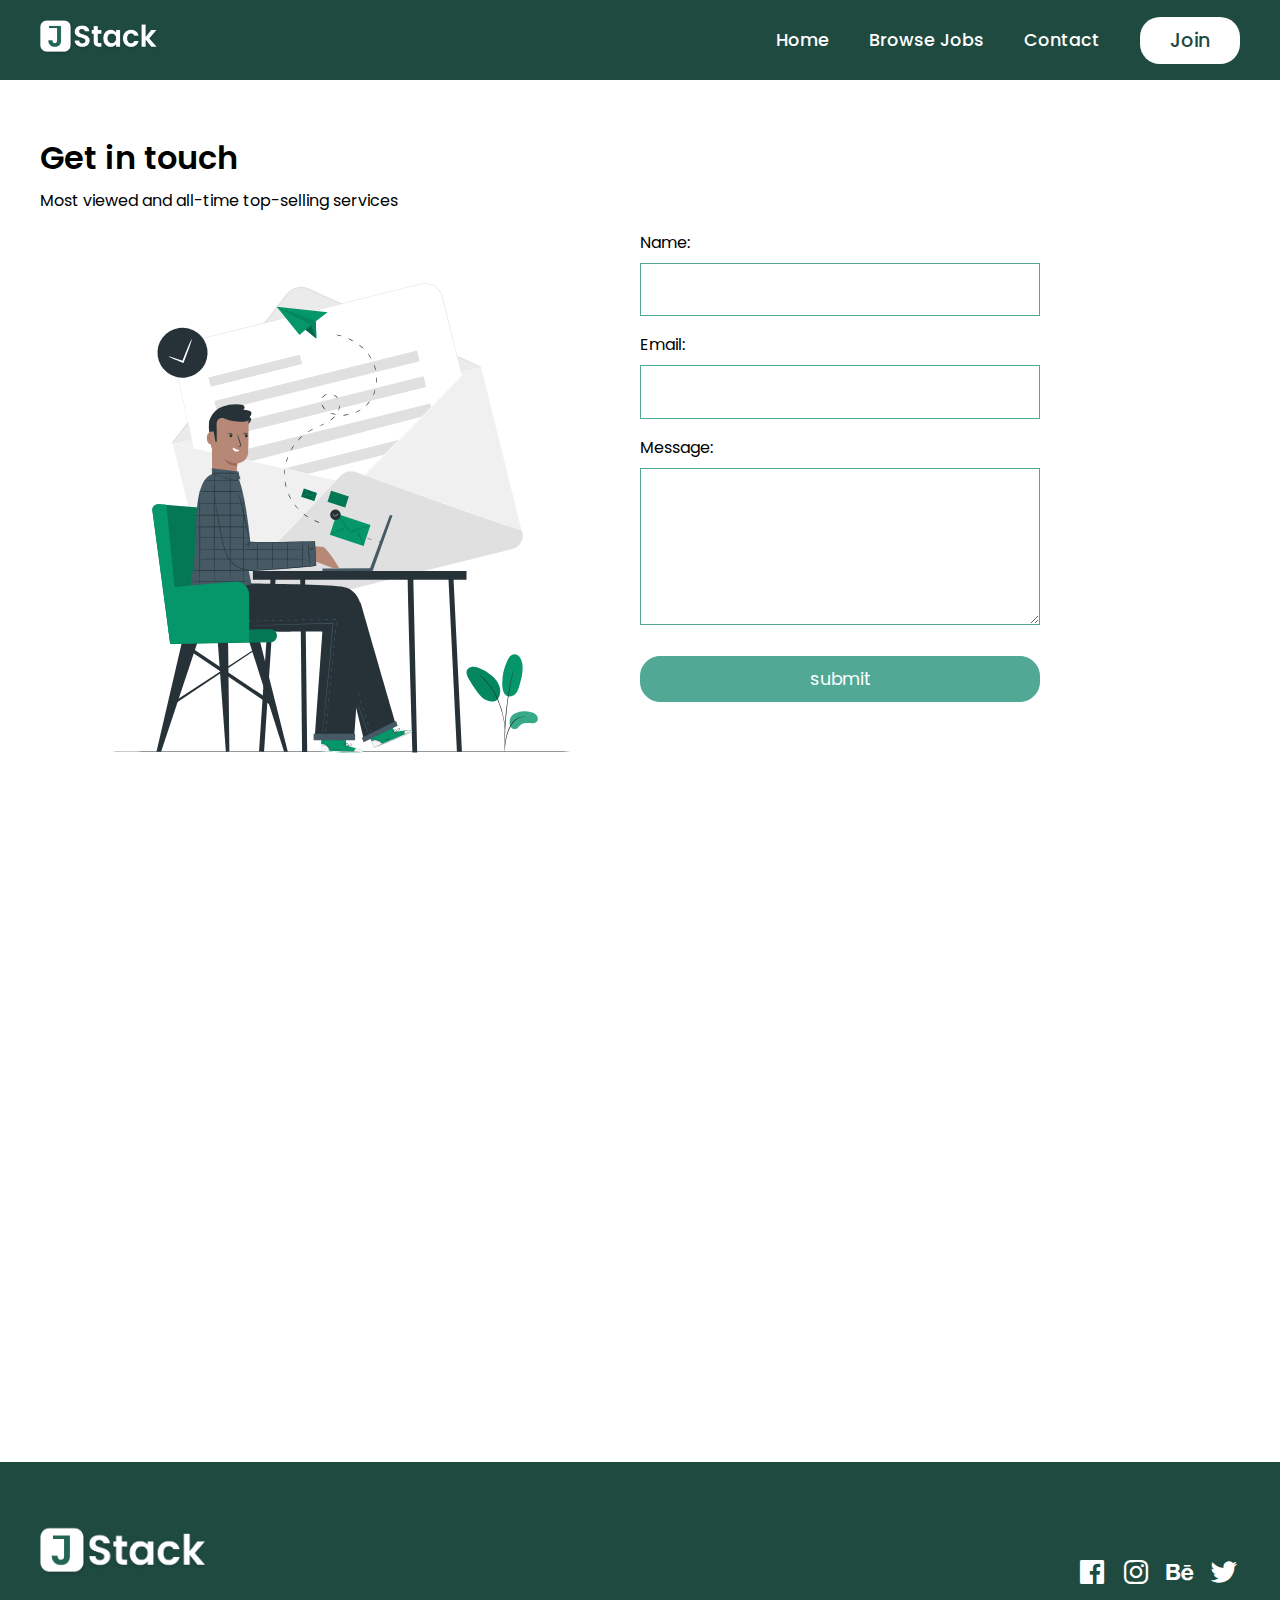
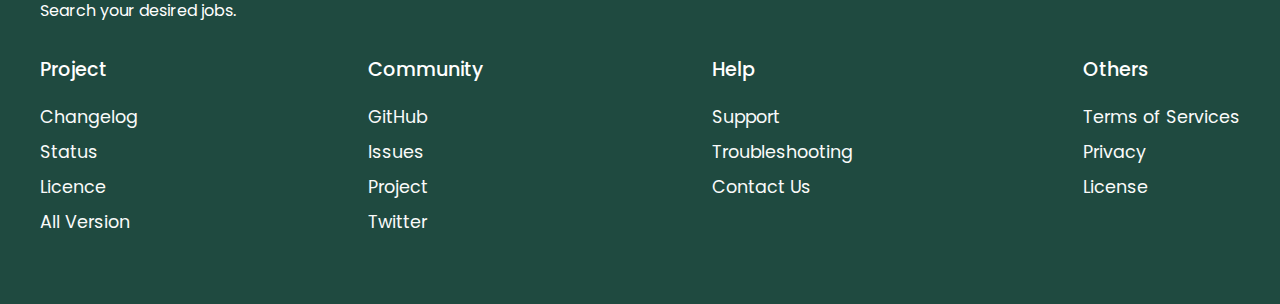
<file: contact.html>
<!DOCTYPE html>
<html lang="en">
  <head>
    <meta charset="UTF-8" />
    <meta name="viewport" content="width=device-width, initial-scale=1.0" />
    <title>JSTACK - Search Jobs</title>
    <link rel="stylesheet" href="style.css" />
    <link
      href="https://unpkg.com/boxicons@2.1.4/css/boxicons.min.css"
      rel="stylesheet"
    />
  </head>

  <body>
    <!-- Header  Section-->
    <header>
      <div id="navbar" class="obj-width">
        <a href="index.html"
          ><img class="logo" src="images/logo.png" alt=""
        /></a>

        <ul id="menu">
          <li><a href="#">Home</a></li>
          <li><a href="Jobs/job.html">Browse Jobs</a></li>
          <li><a href="contact.html">Contact</a></li>
          <button id="w-btn">Join</button>
        </ul>
        <i id="bar" class="bx bx-menu"></i>
      </div>
    </header>

    <!-- contact -->
    <section class="contact obj-width sec-space extra-space">
      <div class="contact-img">
        <h2>Get in touch</h2>
        <p>Most viewed and all-time top-selling services</p>
        <img src="images/contact.svg" alt="" />
      </div>
      <form id="contact-form" method="POST" action="#" onsubmit="alert(\'This form is not functional on GitHub Pages. Please contact us via email instead.\'); return false;">
        <label for="name">Name:</label>
        <input type="text" name="name" id="name" autocomplete="off" required />

        <label for="email">Email:</label>
        <input
          type="email"
          name="email"
          id="email"
          autocomplete="off"
          required
        />

        <label for="message">Message:</label>
        <textarea name="message" id="message" rows="5" required></textarea>

        <input type="submit" id="g-btn" value="submit" />
      </form>
    </section>

    <section class="contact obj-width sec-space">
      <iframe
        src="https://www.google.com/maps/embed?pb=!1m18!1m12!1m3!1d118323.84215064747!2d88.08941709999998!3d22.064124500000013!2m3!1f0!2f0!3f0!3m2!1i1024!2i768!4f13.1!3m3!1m2!1s0x3a02f0cb35788045%3A0x58f6d5c69f0de04d!2sHaldia%2C%20West%20Bengal!5e0!3m2!1sen!2sin!4v1754735798631!5m2!1sen!2sin"
        width="100%"
        height="450"
        style="border: 0"
        allowfullscreen=""
        loading="lazy"
        referrerpolicy="no-referrer-when-downgrade"
      ></iframe>
    </section>
    <!-- Footer  Section-->

    <footer class="footer">
      <div class="obj-width">
        <div class="top">
          <div>
            <img class="logo" src="images/logo.png" alt="" />
            <p>Search your desired jobs.</p>
          </div>
          <div>
            <a href="https://www.youtube.com/@Tech2etc/videos">
              <i class="bx bxl-facebook-square"></i
            ></a>
            <a href="https://www.youtube.com/@Tech2etc/videos">
              <i class="bx bxl-instagram"></i
            ></a>
            <a href="https://www.youtube.com/@Tech2etc/videos">
              <i class="bx bxl-behance"></i
            ></a>
            <a href="https://www.youtube.com/@Tech2etc/videos">
              <i class="bx bxl-twitter"></i
            ></a>
          </div>
        </div>
        <div class="bottom">
          <div>
            <h3>Project</h3>
            <a href="#">Changelog</a>
            <a href="#">Status</a>
            <a href="#">Licence</a>
            <a href="#">All Version</a>
          </div>
          <div>
            <h3>Community</h3>
            <a href="#">GitHub</a>
            <a href="#">Issues</a>
            <a href="#">Project</a>
            <a href="#">Twitter</a>
          </div>
          <div>
            <h3>Help</h3>
            <a href="#">Support</a>
            <a href="#">Troubleshooting</a>
            <a href="#">Contact Us</a>
          </div>
          <div>
            <h3>Others</h3>
            <a href="#">Terms of Services</a>
            <a href="#">Privacy</a>
            <a href="#">License</a>
          </div>
        </div>
      </div>
    </footer>
    <script src="script.js"></script>
    <script src="toggle.js"></script>
  </body>
</html>
</file>
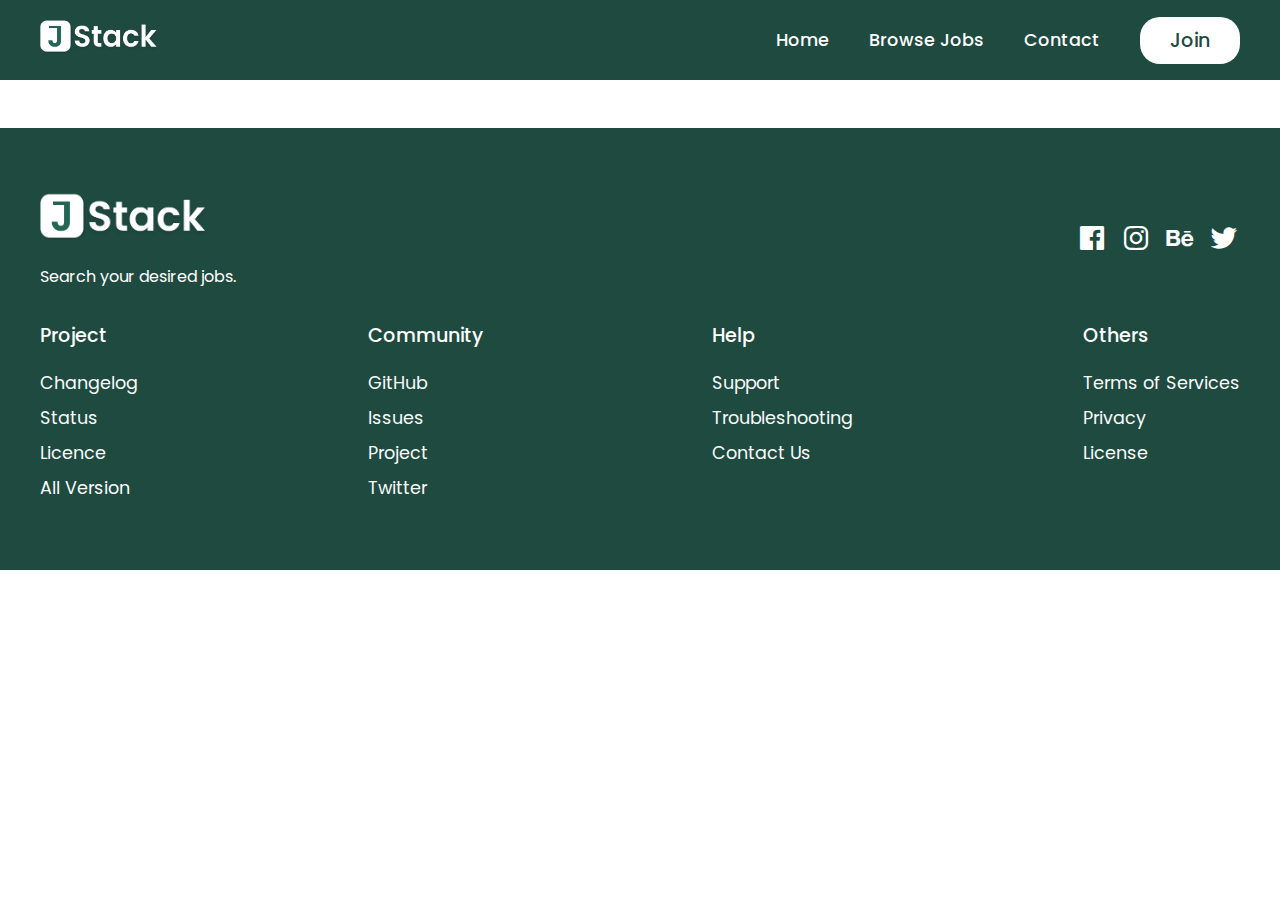
<file: Jobs/job-details.html>
<!DOCTYPE html>
<html lang="en">
  <head>
    <meta charset="UTF-8" />
    <meta name="viewport" content="width=device-width, initial-scale=1.0" />
    <title>JSTACK - Search Jobs</title>
    <link rel="stylesheet" href="../style.css" />
    <link
      href="https://unpkg.com/boxicons@2.1.4/css/boxicons.min.css"
      rel="stylesheet"
    />
  </head>

  <body>
    <!-- Header  Section-->
    <header>
      <div id="navbar" class="obj-width">
        <a href="../index.html"
          ><img class="logo" src="../images/logo.png" alt=""
        /></a>

        <ul id="menu">
          <li><a href="../index.html">Home</a></li>
          <li><a href="Jobs/job.html">Browse Jobs</a></li>
          <li><a href="../contact.html">Contact</a></li>
          <button id="w-btn">Join</button>
        </ul>
        <i id="bar" class="bx bx-menu"></i>
      </div>
    </header>
    
    <div id="jobDetails"
     class="extra-space obj-width">
        
    </div>


    <!-- Footer  Section-->

    <footer class="footer">
      <div class="obj-width">
        <div class="top">
          <div>
            <img class="logo" src="../images/logo.png"
            alt="">
            <p>Search your desired jobs.</p>
          </div>
          <div>
            <a href="https://www.youtube.com/@Tech2etc/videos">
              <i class='bx bxl-facebook-square'></i></a>
            <a href="https://www.youtube.com/@Tech2etc/videos">
              <i class='bx bxl-instagram'></i></a>
            <a href="https://www.youtube.com/@Tech2etc/videos">
              <i class='bx bxl-behance'></i></a>
            <a href="https://www.youtube.com/@Tech2etc/videos">
              <i class='bx bxl-twitter'></i></a>
          </div>
        </div>
        <div class="bottom">
          <div>
            <h3>Project</h3>
            <a href="#">Changelog</a>
            <a href="#">Status</a>
            <a href="#">Licence</a>
            <a href="#">All Version</a>
          </div>
          <div>
            <h3>Community</h3>
            <a href="#">GitHub</a>
            <a href="#">Issues</a>
            <a href="#">Project</a>
            <a href="#">Twitter</a>
          </div>
          <div>
            <h3>Help</h3>
            <a href="#">Support</a>
            <a href="#">Troubleshooting</a>
            <a href="#">Contact Us</a>
          </div>
          <div>
            <h3>Others</h3>
            <a href="#">Terms of Services</a>
            <a href="#">Privacy</a>
            <a href="#">License</a>
          </div>
        </div>
      </div>
    </footer>

    <script>
        document.addEventListener
        ("DOMContentLoaded", () => {
          const urlParam = new
          URLSearchParams(window.location.search);
          const index = urlParam.get
          ("id");

          const selectJob = jCategory
          [index];

          const jobDetailsContainer = 
          document.getElementById
          ("jobDetails")

          jobDetailsContainer.innerHTML
          = `
          <div class="job-header">
            <div class="job-image-row">
                <img src=${selectJob.image} alt="">
                <div>
                    <h2>${selectJob.companyName}</h2>
                    <span>${selectJob.location}</span>
                </div>
            </div>
            <a id="g-btn" href="#">Apply Now</a>
        </div>
     <div class="features obj-width">
        

        <div class="fe-box">
            <div>
                <img src="../images/vacancy.png"
                alt="">
                <h3>Vacancy</h3>
                <p>${selectJob.vacancy}</p>
            </div>
            <div>
                <img src="../images/fe-1.png"
                alt="">
                <h3>Position</h3>
                <p>${selectJob.title}</p>
            </div>
            <div>
                <img src="../images/hour.png"
                alt="">
                <h3>Hours</h3>
                <p>${selectJob.hours}</p>
            </div>
            <div>
                <img src="../images/salary.png"
                alt="">
                <h3>Salary</h3>
                <p>${selectJob.rate}</p>
            </div>
        </div>
    </div>
     <div class="job-description
     sec-space">
        <h3>Job Description</h3>
        <p>${selectJob.description}</p>
        <h3>Employment Status</h3>
        <p>- ${selectJob.av}</p>

        <h3>Work Place</h3>
        <p>- ${selectJob.workplace}</p>

        <h3>Educational Requirements</h3>
        <p>- ${selectJob.education}</p>

        <h3>Experience Requirements</h3>
        <p>- ${selectJob.experience}</p>

     </div>
          `
        })
    </script>

    <script src="job-list.js"></script>
    <script src="../toggle.js"></script>
    <script src="jobSearch.js"></script>
  </body>
</html>
</file>
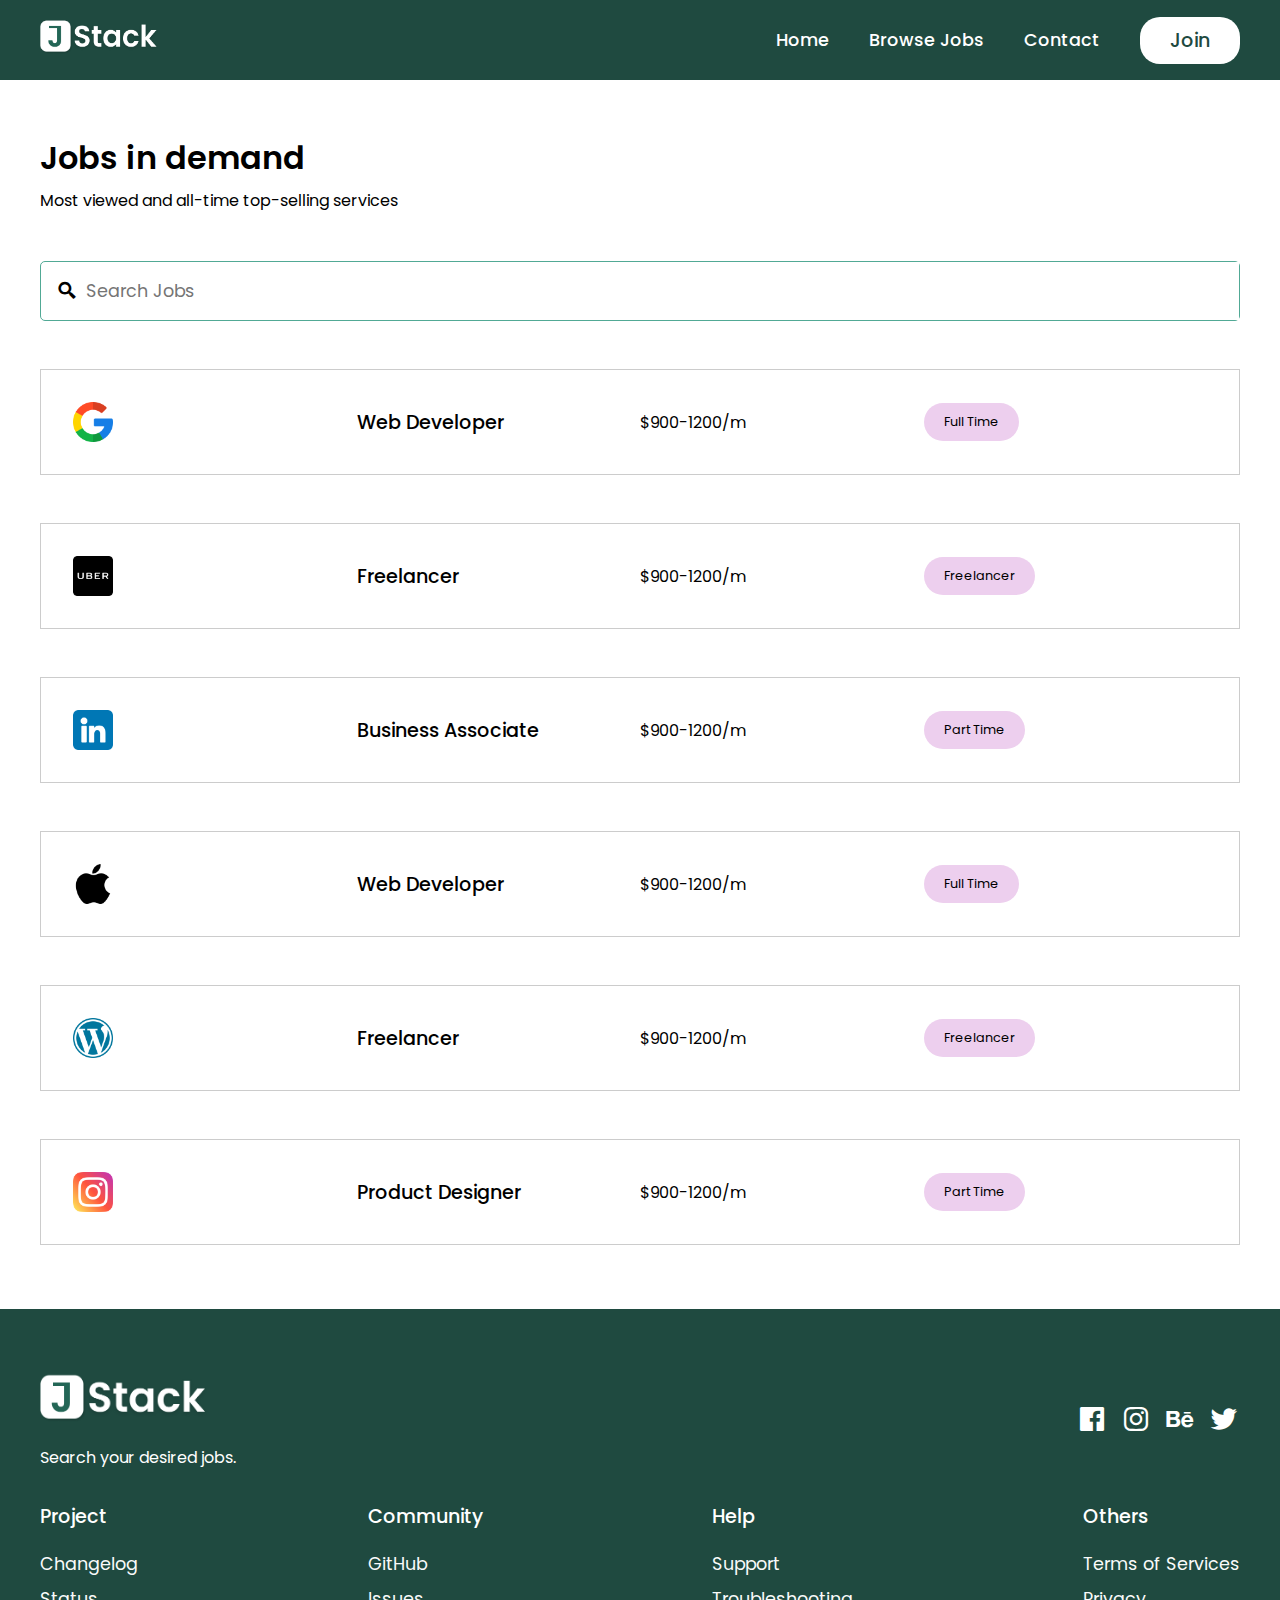
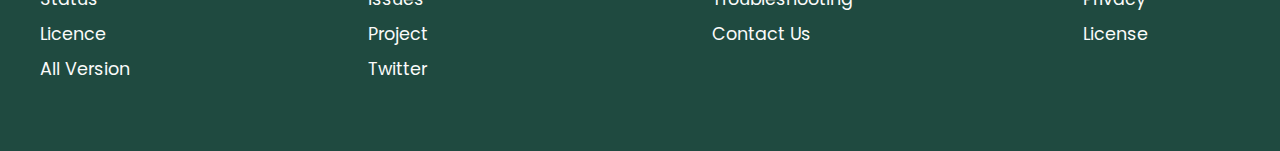
<file: Jobs/job.html>
<!DOCTYPE html>
<html lang="en">
  <head>
    <meta charset="UTF-8" />
    <meta name="viewport" content="width=device-width, initial-scale=1.0" />
    <title>JSTACK - Search Jobs</title>
    <link rel="stylesheet" href="../style.css" />
    <link
      href="https://unpkg.com/boxicons@2.1.4/css/boxicons.min.css"
      rel="stylesheet"
    />
  </head>

  <body>
    <!-- Header  Section-->
    <header>
      <div id="navbar" class="obj-width">
        <a href="../index.html"
          ><img class="logo" src="../images/logo.png" alt=""
        /></a>

        <ul id="menu">
          <li><a href="../index.html">Home</a></li>
          <li><a href="job.html">Browse Jobs</a></li>
          <li><a href="../contact.html">Contact</a></li>
          <button id="w-btn">Join</button>
        </ul>
        <i id="bar" class="bx bx-menu"></i>
      </div>
    </header>


    <!-- Job Listing  Section-->

    <section class="jobs sec-space obj-width extra-space">
        <h2>Jobs in demand</h2>
        <p>Most viewed and all-time
            top-selling services</p>

        <form>
            <i class='bx bx-search-alt-2'></i>
            <input type="text"
            placeholder="Search Jobs"
            id="searchBar">
        </form>    


        <div class="jobs-container" id="root">
           
        </div>
    </section>


    <!-- Footer  Section-->

    <footer class="footer">
      <div class="obj-width">
        <div class="top">
          <div>
            <img class="logo" src="../images/logo.png"
            alt="">
            <p>Search your desired jobs.</p>
          </div>
          <div>
            <a href="https://www.youtube.com/@Tech2etc/videos">
              <i class='bx bxl-facebook-square'></i></a>
            <a href="https://www.youtube.com/@Tech2etc/videos">
              <i class='bx bxl-instagram'></i></a>
            <a href="https://www.youtube.com/@Tech2etc/videos">
              <i class='bx bxl-behance'></i></a>
            <a href="https://www.youtube.com/@Tech2etc/videos">
              <i class='bx bxl-twitter'></i></a>
          </div>
        </div>
        <div class="bottom">
          <div>
            <h3>Project</h3>
            <a href="#">Changelog</a>
            <a href="#">Status</a>
            <a href="#">Licence</a>
            <a href="#">All Version</a>
          </div>
          <div>
            <h3>Community</h3>
            <a href="#">GitHub</a>
            <a href="#">Issues</a>
            <a href="#">Project</a>
            <a href="#">Twitter</a>
          </div>
          <div>
            <h3>Help</h3>
            <a href="#">Support</a>
            <a href="#">Troubleshooting</a>
            <a href="#">Contact Us</a>
          </div>
          <div>
            <h3>Others</h3>
            <a href="#">Terms of Services</a>
            <a href="#">Privacy</a>
            <a href="#">License</a>
          </div>
        </div>
      </div>
    </footer>
    <script src="job-list.js"></script>
    <script src="../toggle.js"></script>
    <script src="jobSearch.js"></script>
  </body>
</html>
</file>
<file: style.css>
@import url("https://fonts.googleapis.com/css2?family=Poppins:wght@100;200;300;400;500;600;700;800&display=swap");

* {
  margin: 0;
  padding: 0;
  box-sizing: border-box;
  font-family: "Poppins", sans-serif;
}

body {
  position: relative;
}

/* Global CSS */

h1 {
  font-size: 3rem;
  font-weight: 600;
}

h2 {
  font-size: 2rem;
  font-weight: 600;
  line-height: 60px;
}
h3 {
  font-size: 1.2rem;
  padding-bottom: 1rem;
  font-weight: 500;
}

#w-btn {
  margin-left: 40px;
  background: #fff;
  color: #1f4a40;
  padding: 9px 30px;
  border-radius: 20px;
  font-size: 1.2rem;
  font-weight: 500;
  box-shadow: none;
  border: none;
}

#g-btn {
  text-decoration: none;
  background-color: #51a995;
  color: #fff;
  padding: 9px 30px;
  border-radius: 20px;
  cursor: pointer;
}

.sec-space {
  padding: 4rem 0;
}
.extra-space {
  padding-top: 8rem;
}
.obj-width {
  max-width: 1200px;
  margin: auto;
}

header {
  background-color: #1f4a40;
  position: fixed;
  top: 0;
  right: 0;
  width: 100%;
  z-index: 999;
}

#navbar {
  display: flex;
  justify-content: space-between;
  align-items: center;
  height: 80px;
}

#navbar .logo {
  width: 120px;
}

#menu {
  display: flex;
  justify-content: flex-end;
  align-items: center;
  list-style: none;
}

#menu li a{
  color: #fff;
  text-decoration: none;
  margin-left: 40px;
  font-size: 1.1rem;
  font-weight: 500;
}

#bar {
  color: #fff;
  display: none;
}

.hero {
  background-color: #1f4a40;
}

.hero-box {
  display: flex;
  justify-content: space-between;
  height: 100vh;
  align-items: center;
}

.h-left {
  width: 43%;
  color: #fff;
}

.h-left p {
  padding: 1.5rem 0;
}

.search {
  position: relative;
}

.search input {
  width: 100%;
  height: 4rem;
  border-radius: 35px;
  padding: 0 20px;
  font-size: 1rem;
  outline: none;
  border: none;
}

.search a {
  position: absolute;
  top: 12px;
  right: 20px;
}

.h-right{
  width: 50%;
}
.h-right img{
  width: 100%;
  object-fit: cover;
}

.features .fe-box {
  display: flex;
  justify-content: space-between;
  align-items: center;
  flex-wrap: wrap;
}

.features .fe-box div {
  width: 200px;
}

.features .fe-box img {
  width: 50px;
  margin-top: 3rem;
}

.jobs .job-id {
  margin-top: 3rem;
  display: flex;
  justify-content: space-between;
  align-items: center;
  list-style: none;
  box-shadow: 2px 2px 15px rgba(0, 0, 0, 0.1);
}

.jobs .job-id li {
  padding: 20px 40px;
  cursor: pointer;
  color: #000;
}

.jobs .job-id li.active {
  background: #51a995;
  color: #fff;
}

.jobs .jList{
  margin-top: 3rem;
  display: grid;
  grid-template-columns: repeat(4, 1fr);
  border: 1px solid #ccc;
  align-items: center;
  justify-items: start;
  cursor: pointer;
  color: #000;
  padding: 2rem 2rem;
}

.jobs .jList.delete {
  display: none;
}

.jobs .jList:hover {
  background: #ecf1ee;
}

.jobs .jList img {
  width: 40px;
}

.jobs .jList h3 {
  padding-bottom: 0;
}

.trust .t-box {
  display: flex;
  align-items: center;
  flex-wrap: wrap;
  justify-content: space-between;
  padding-top: 3rem;
}

.trust .t-box img {
  margin: 1rem 1rem 1rem 0;
}

.team-container {
  display: flex;
  justify-content: space-between;
  align-items: center;
  flex-wrap: wrap;
}

.team-container .fl-box {
  border: 1px solid #c1e1d9;
  width: 280px;
  padding: 2rem 0;
  border-radius: 20px;
  margin-top: 3rem;
  display: flex;
  flex-direction: column;
  justify-content: center;
  align-items: center;
}

.fl-box img {
  border-radius: 50%;
  margin-bottom: 1rem;
}

.skill {
   padding-bottom: 3rem;
}

#key {
  font-size: 0.8rem;
  background-color: #edcfee;
  padding: 10px 20px;
  border-radius: 20px;
}

footer {
  background: #1f4a40;
  color: #fff;
  padding: 4rem 0;
}

.top {
  display: flex;
  align-items: center;
  text-align: start;
  justify-content: space-between;
  flex-wrap: wrap;
}

.top .logo {
  width: 170px;
  margin-bottom: 1rem;
}

.top i{
  color: #fff;
  font-size: 2rem;
  margin-left: 0.5rem;
}

.bottom {
  padding-top: 2rem;
  text-align: start;
  display: flex;
  justify-content: space-between;
  flex-wrap: wrap;
}

.bottom div {
  display: flex;
  flex-direction: column;
}

.bottom a {
  text-decoration: none;
  color: #fafafa;
  line-height: 35px;
  font-size: 1.1rem;
}

/* Browser Jobs */
.jobs form {
  margin-top: 3rem;
  width: 100%;
  border: 1px solid #51a995;
  border-radius: 5px;
  display: flex;
  justify-content: space-between;
  align-items: center;
}

.jobs form i {
  padding-left: 1rem;
  font-size: 1.3rem;
  font-weight: bold;
}

.jobs form input {
  width: 100%;
  border: none;
  outline: none;
  padding: 1rem 0.5rem;
  font-size: 1.1rem;
}

/* Job Details Page*/

.job-header {
  display: flex;
  justify-content: space-between;
  align-items: center;
  background: #f8fcfa;
  border: 1px solid #51a995;
  border-radius: 38px;
  padding: 2rem;
}

.job-image-row {
  display: flex;
  align-items: center;
}

.job-header img {
  width: 100px;
  background: #fff;
  padding: 1rem;
  border-radius: 15px;
  margin-right: 2em;
}

.job-description p{
  padding-bottom: 2rem;
}

/*contact*/

.contact {
  display: flex;
  align-items: center;
}

.contact-img {
  width: 50%;
}

.contact-img img {
  width: 100%;
  height: 100%;
  object-fit: cover;
}

.contact form {
  max-width: 400px;
}

.contact input,
.contact textarea {
  width: 100%;
  margin: 0.5rem 0 1rem 0;
  border: 1px solid #51a995;
  box-shadow: none;
  outline: none;
  padding: 0.8rem 0.5rem;
  font-size: 1.1rem;
}

@media (max-width: 1200px) {
  .obj-width {
    width: 95%;
  }
}

@media (max-width: 699px){
  #menu {
    background-color: #fff;
    display: block;
    width: 280px;
    height: auto;
    position: absolute;
    top: 80px;
    right: -100%;
    padding: 30px 0;
    box-shadow: 0px 2px 10px rgba(0, 0, 0, 0.2);
    border-radius: 13px;
    opacity: 0;
    transition: all 0.3s ease;
  }

  #menu.active{
    right: 10px;
    opacity: 1;
  }
  #menu li {
    padding: 1rem;
  }
  #menu li a {
    color: #1f4a40;
  }
  #menu li {
    padding: 1rem;
  }
  #menu li a {
    color: #1f4a40;
  }
  #bar {
    display: block;
    font-size: 1.7rem;
    cursor: pointer;
  }
  #w-btn {
    margin: 20px 0 0 50px;
    background: #1f4a40;
    color: #fff;
  }
  .hero-box {
    flex-direction: column-reverse;
    justify-content: center;
    height: auto;
    align-items: start;
    padding: 8rem 0;
  }
  .h-left {
    width: 100%;
  }

  .h-right {
    display: none;
  }

  .features .fe-box div {
    width: 40%;
  }

  .jobs .job-id {
    position: relative;
    width: 100%;
    overflow-x: scroll;
    -ms-overflow-style: none;
    scrollbar-width: none;
  }

  .jobs .job-id li {
    padding: 20px 30px;
    text-wrap: nowrap;
  }

  .jobs-container {
    display: flex;
    justify-content: space-between;
    flex-wrap: wrap;
    margin: 2rem;
  }

  .jobs .jList {
    width: 48%;
    margin-top: 1rem;
    grid-template-columns: repeat(1, 1fr);
    grid-gap: 15px;
    padding: 2rem 1rem;
    text-align: center;
    justify-items: center;
  }

  .team-container .fl-box {
    width: 48%;
    text-align: center;
    border-radius: 10px;
    margin-top: 1rem;
  }

  .skill {
    padding-bottom: 1rem;
  }

  /* footer */
  .top i {
    margin: 1rem 1rem 0 0;
  }

  .bottom div {
    width: 50%;
    margin-bottom: 50px;
  }
  
  /* Job Details*/

  .job-header {
    display: flex;
    flex-direction: column;
    justify-content: flex-start;
    align-items: flex-start;
    border-radius: 15px;
    padding: 1rem;
  }

  .job-image-row {
    margin-bottom: 1.5rem;
  }

  .job-header img {
    padding: 0rem;
    border-radius: 10px;
  }

  /* contact*/

  .contact {
    display: flex;
    flex-direction: column;
    align-items: flex-start;
  }

  .contact-img {
    width: 100%;
  }

  .contact-img img {
    width: 70%;
    height: auto;
  }
}
</file>
